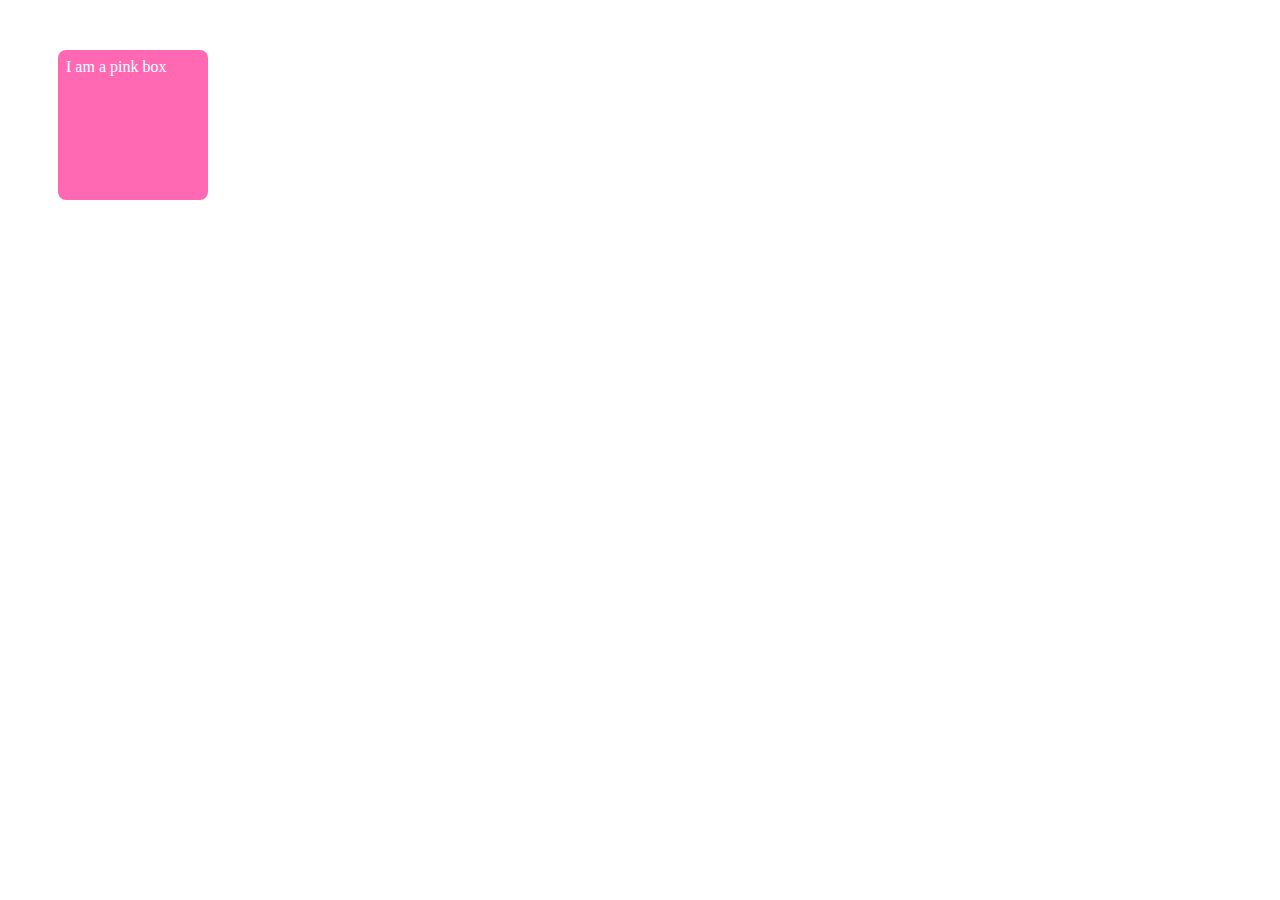
<file: css-basics_pink-box/index.html>
<!DOCTYPE html>
<html lang="en">
  <head>
    <meta charset="utf-8" />
    <meta
      name="viewport"
      content="width=device-width, initial-scale=1, shrink-to-fit=no"
    />
    <title>CSS Basics: Pink Box</title>
    <link rel="stylesheet" href="./css/styles.css" />
  </head>
  <body>
    <div>I am a pink box</div>
  </body>
</html>
</file>
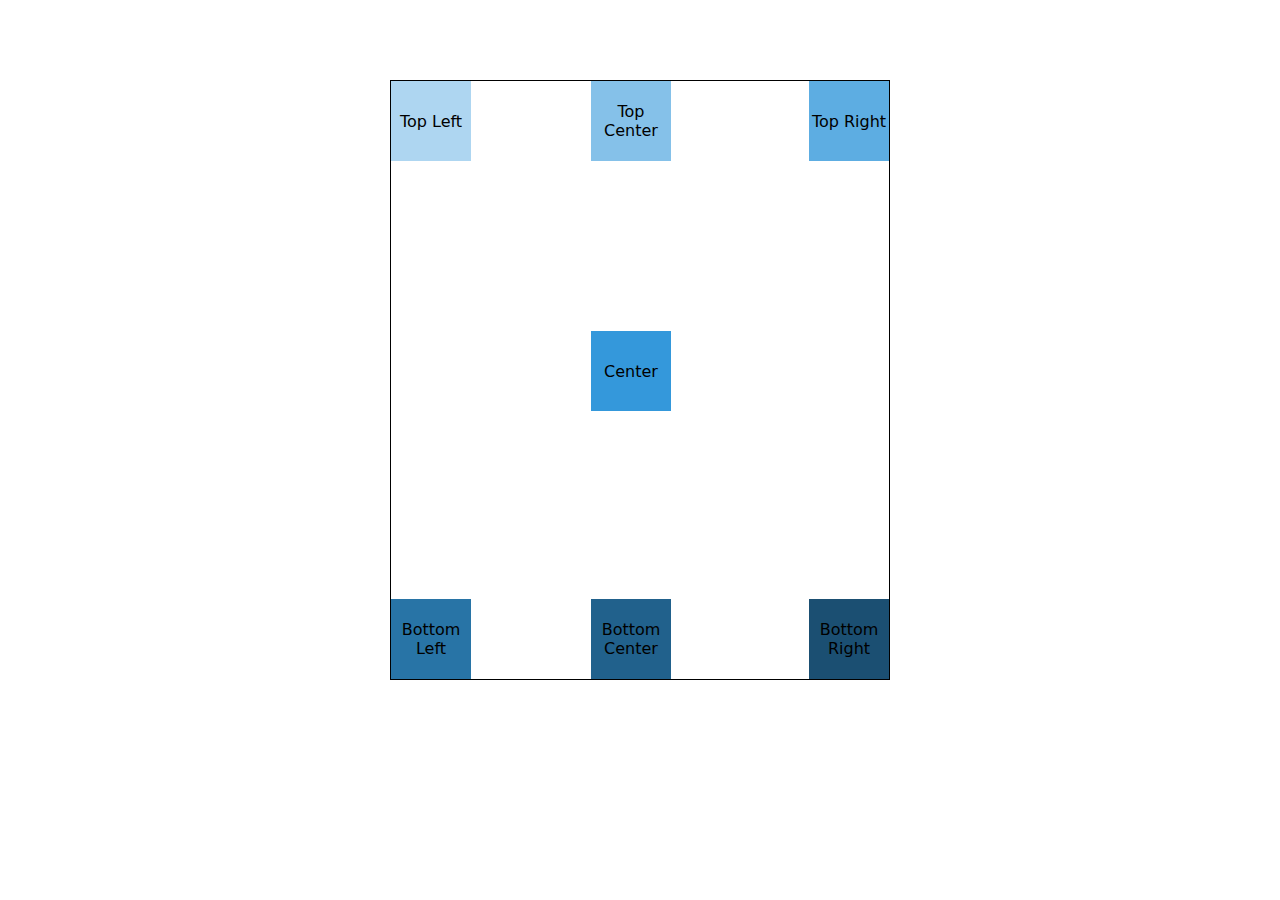
<file: css-positioning_absolute-no-advanced-requirements/index.html>
<!DOCTYPE html>
<html lang="en">
  <head>
    <meta charset="utf-8" />
    <meta
      name="viewport"
      content="width=device-width, initial-scale=1, shrink-to-fit=no"
    />
    <title>HTML & CSS</title>
    <link rel="stylesheet" href="./css/styles.css" />
  </head>
  <body>
    <!-- You do not need to change the HTML code for this exercise! -->
    <main>
      <div class="box box--top-left">Top Left</div>
      <div class="box box--top-center">Top Center</div>
      <div class="box box--top-right">Top Right</div>
      <div class="box box--center">Center</div>
      <div class="box box--bottom-left">Bottom Left</div>
      <div class="box box--bottom-center">Bottom Center</div>
      <div class="box box--bottom-right">Bottom Right</div>
    </main>
  </body>
</html>
</file>
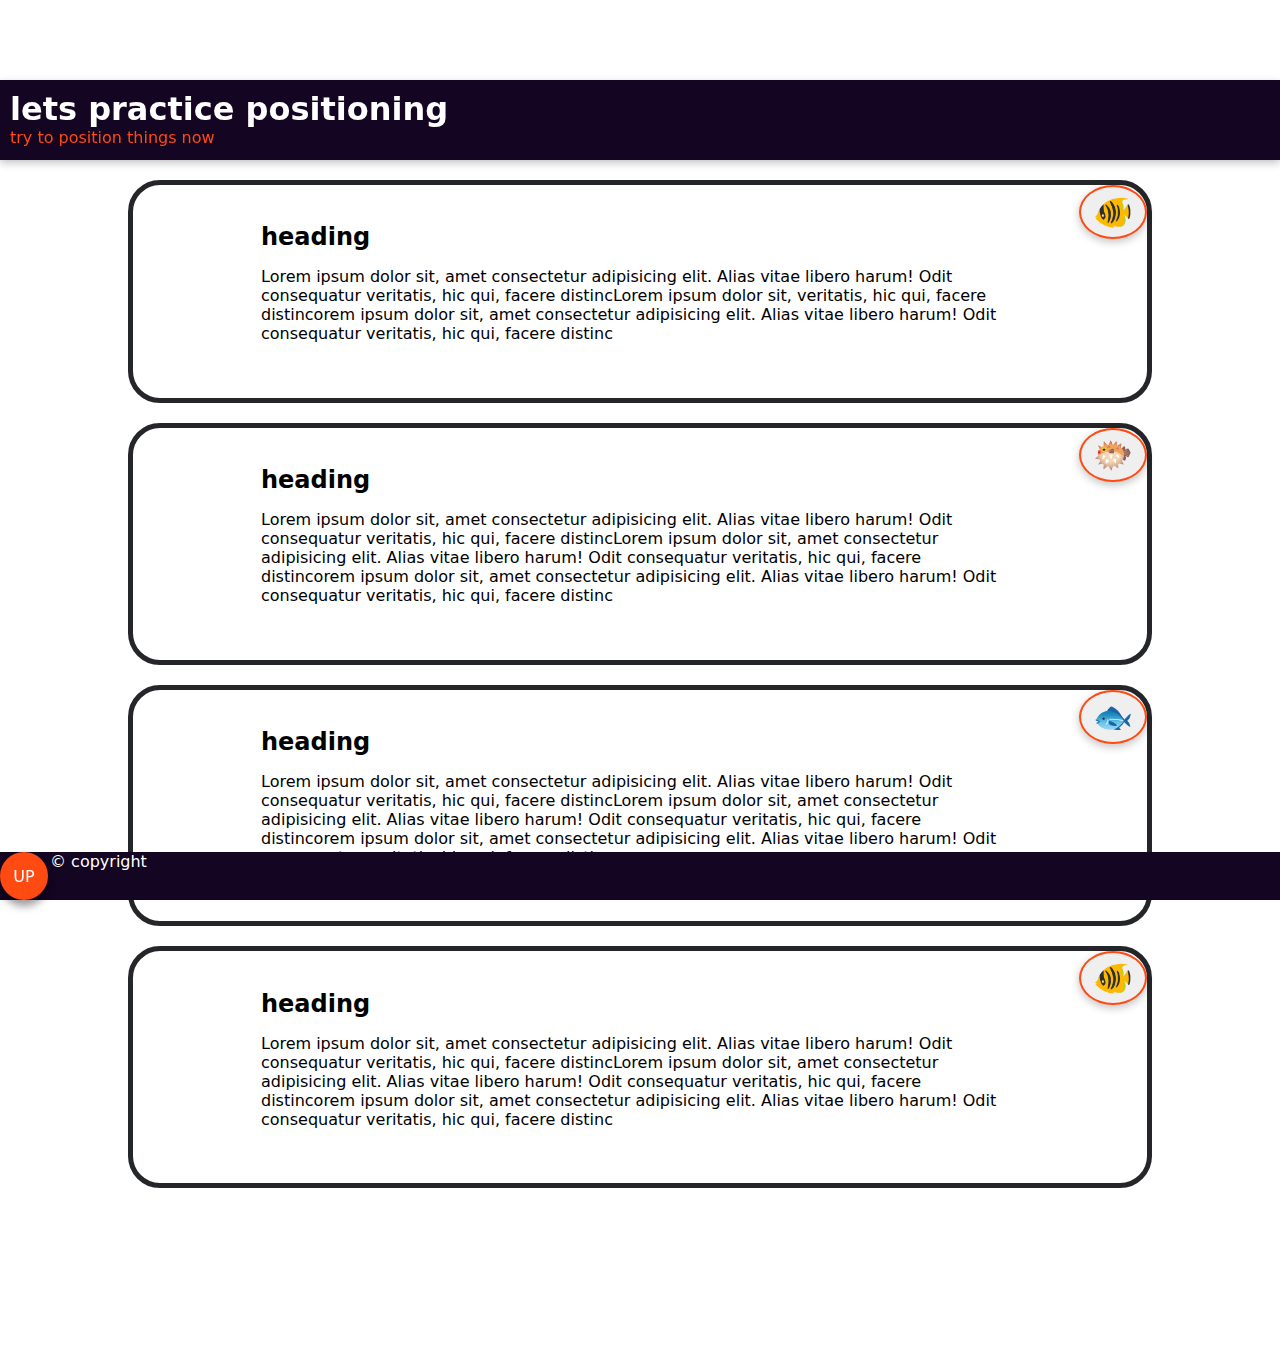
<file: css-positioning_layout-with-position/index.html>
<!DOCTYPE html>
<html lang="en">
  <head>
    <meta charset="utf-8" />
    <meta
      name="viewport"
      content="width=device-width, initial-scale=1, shrink-to-fit=no"
    />
    <title>HTML & CSS</title>
    <link rel="stylesheet" href="./css/styles.css" />
  </head>
  <body>
    <header class="header">
      <h1 class="header__heading">lets practice positioning</h1>
      <span class="header__text">try to position things now</span>
    </header>
    <main>
      <section class="card" id="top">
        <h2 class="card__heading">heading</h2>
        <button class="card__bookmark">🐠</button>
        <p class="card__text">
          Lorem ipsum dolor sit, amet consectetur adipisicing elit. Alias vitae
          libero harum! Odit consequatur veritatis, hic qui, facere distincLorem
          ipsum dolor sit, veritatis, hic qui, facere distincorem ipsum dolor
          sit, amet consectetur adipisicing elit. Alias vitae libero harum! Odit
          consequatur veritatis, hic qui, facere distinc
        </p>
      </section>
      <section class="card">
        <h2 class="card__heading">heading</h2>
        <button class="card__bookmark">🐡</button>
        <p class="card__text">
          Lorem ipsum dolor sit, amet consectetur adipisicing elit. Alias vitae
          libero harum! Odit consequatur veritatis, hic qui, facere distincLorem
          ipsum dolor sit, amet consectetur adipisicing elit. Alias vitae libero
          harum! Odit consequatur veritatis, hic qui, facere distincorem ipsum
          dolor sit, amet consectetur adipisicing elit. Alias vitae libero
          harum! Odit consequatur veritatis, hic qui, facere distinc
        </p>
      </section>
      <section class="card">
        <h2 class="card__heading">heading</h2>
        <button class="card__bookmark">🐟</button>
        <p class="card__text">
          Lorem ipsum dolor sit, amet consectetur adipisicing elit. Alias vitae
          libero harum! Odit consequatur veritatis, hic qui, facere distincLorem
          ipsum dolor sit, amet consectetur adipisicing elit. Alias vitae libero
          harum! Odit consequatur veritatis, hic qui, facere distincorem ipsum
          dolor sit, amet consectetur adipisicing elit. Alias vitae libero
          harum! Odit consequatur veritatis, hic qui, facere distinc
        </p>
      </section>
      <section class="card">
        <h2 class="card__heading">heading</h2>
        <button class="card__bookmark">🐠</button>
        <p class="card__text">
          Lorem ipsum dolor sit, amet consectetur adipisicing elit. Alias vitae
          libero harum! Odit consequatur veritatis, hic qui, facere distincLorem
          ipsum dolor sit, amet consectetur adipisicing elit. Alias vitae libero
          harum! Odit consequatur veritatis, hic qui, facere distincorem ipsum
          dolor sit, amet consectetur adipisicing elit. Alias vitae libero
          harum! Odit consequatur veritatis, hic qui, facere distinc
        </p>
      </section>
      <a href="#top" class="goto-top">UP</a>
    </main>

    <footer class="footer">
      <small class="footer__text">&copy; copyright</small>
    </footer>
  </body>
</html>
</file>
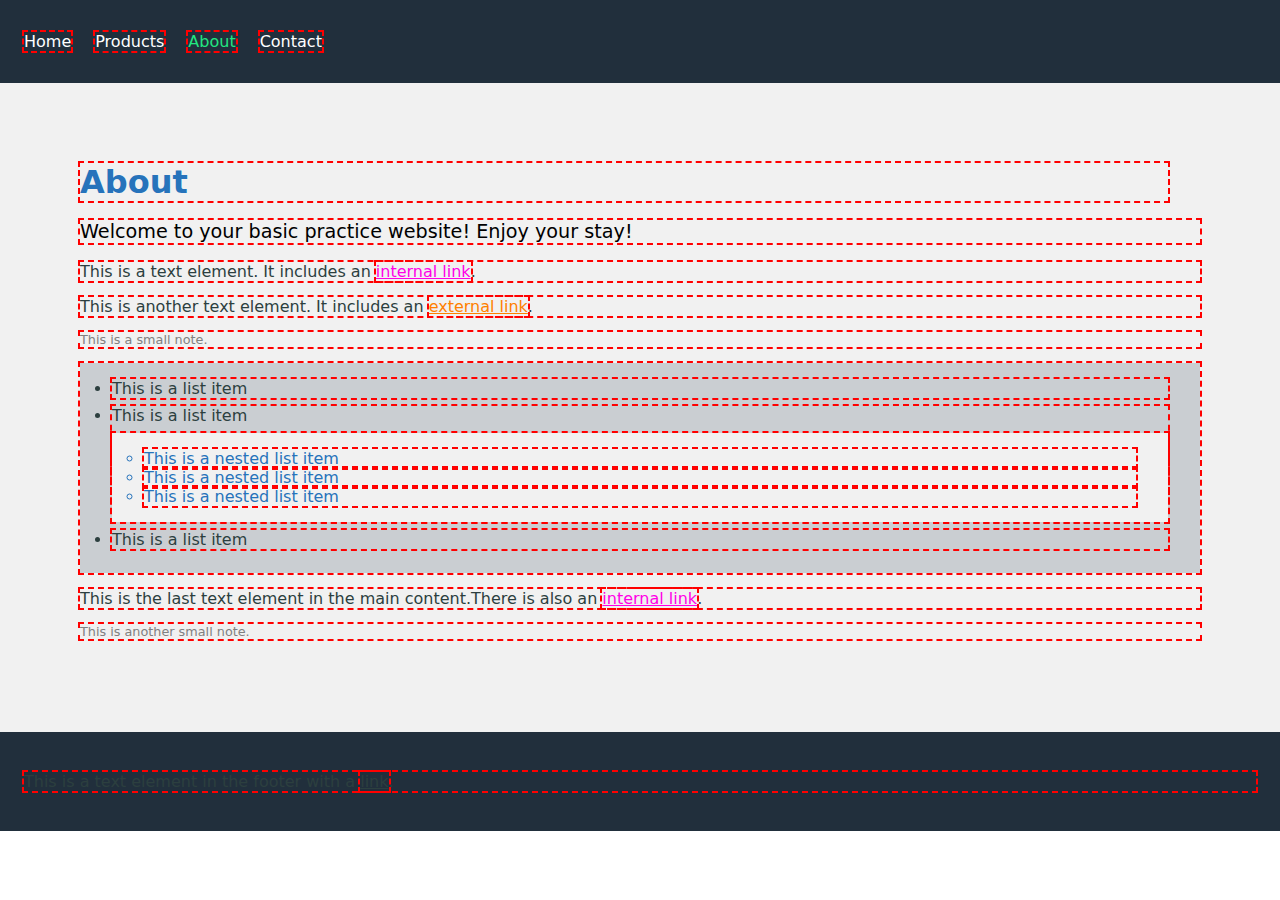
<file: css-structure_selectors-and-cascading/index.html>
<!DOCTYPE html>
<html lang="en">
  <head>
    <meta charset="utf-8" />
    <meta
      name="viewport"
      content="width=device-width, initial-scale=1, shrink-to-fit=no"
    />
    <title>HTML & CSS</title>
    <link rel="stylesheet" href="./css/styles.css" />
  </head>
  <body>
    <header>
      <nav>
        <ul>
          <li><a href="#">Home</a></li>
          <li><a href="#">Products</a></li>
          <li><a href="#" class="current">About</a></li>
          <li><a href="#">Contact</a></li>
        </ul>
      </nav>
    </header>
    <main>
      <section>
        <h1>About</h1>
        <p class="text" id="welcome-text">
          Welcome to your basic practice website! Enjoy your stay!
        </p>
        <p class="text">
          This is a text element. It includes an
          <a href="/">internal link</a>.
        </p>
        <p class="text">
          This is another text element. It includes an
          <a href="https://developer.mozilla.org/de/" target="_blank"
            >external link</a
          >.
        </p>
        <p class="text text-note">This is a small note.</p>

        <ul class="list">
          <li>This is a list item</li>
          <li>
            This is a list item
            <ul class="list">
              <li>This is a nested list item</li>
              <li>This is a nested list item</li>
              <li>This is a nested list item</li>
            </ul>
          </li>
          <li>This is a list item</li>
        </ul>

        <p class="text">
          This is the last text element in the main content.There is also an
          <a href="/">internal link</a>.
        </p>

        <p class="text text-note">This is another small note.</p>
      </section>
    </main>
    <footer>
      <p class="text">
        This is a text element in the footer with a <a href="/">link</a>.
      </p>
    </footer>
  </body>
</html>
</file>
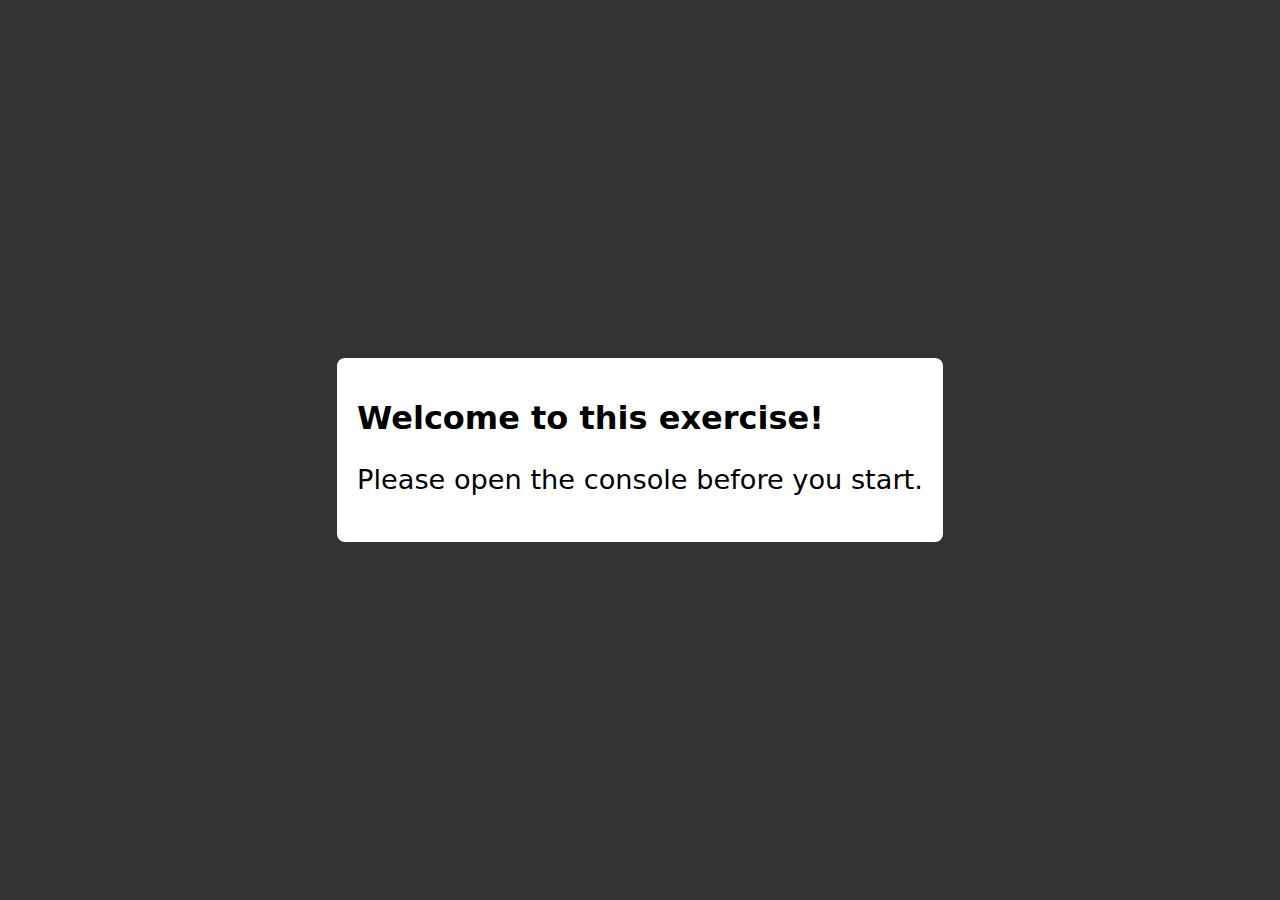
<file: js-basics_console-methods/index.html>
<!DOCTYPE html>
<html lang="en">
  <head>
    <meta charset="utf-8" />
    <meta
      name="viewport"
      content="width=device-width, initial-scale=1, shrink-to-fit=no"
    />
    <title>Console Methods</title>
    <link rel="stylesheet" href="./css/styles.css" />
    <script src="./js/index.js" defer></script>
  </head>
  <body>
    <header>
      <h1>Welcome to this exercise!</h1>
      <p>Please open the console before you start.</p>
    </header>
  </body>
</html>
</file>
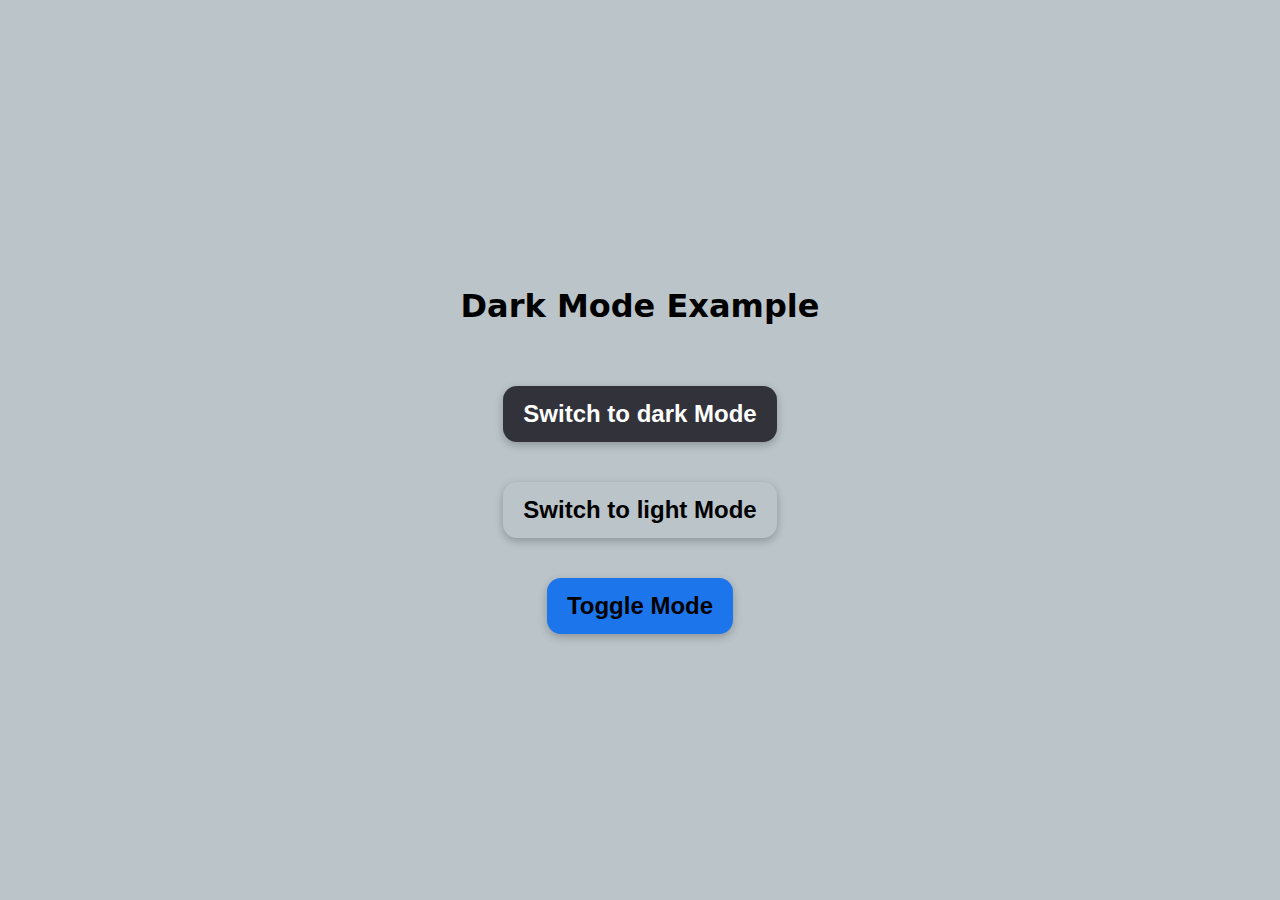
<file: js-basics_dark-mode-1/index.html>
<!DOCTYPE html>
<html lang="en">
  <head>
    <meta charset="utf-8" />
    <meta
      name="viewport"
      content="width=device-width, initial-scale=1, shrink-to-fit=no"
    />
    <title>HTML & CSS & JS</title>
    <link rel="stylesheet" href="./css/styles.css" />
  </head>
  <body data-js="body">
    <h1>Dark Mode Example</h1>
    <button class="button button--dark" data-js="dark-mode-button">
      Switch to dark Mode
    </button>
    <button class="button button--light" data-js="light-mode-button">
      Switch to light Mode
    </button>
    <button class="button button--toggle" data-js="toggle-button">
      Toggle Mode
    </button>
  </body>
  <script src="./js/index.js"></script>
</html>
</file>
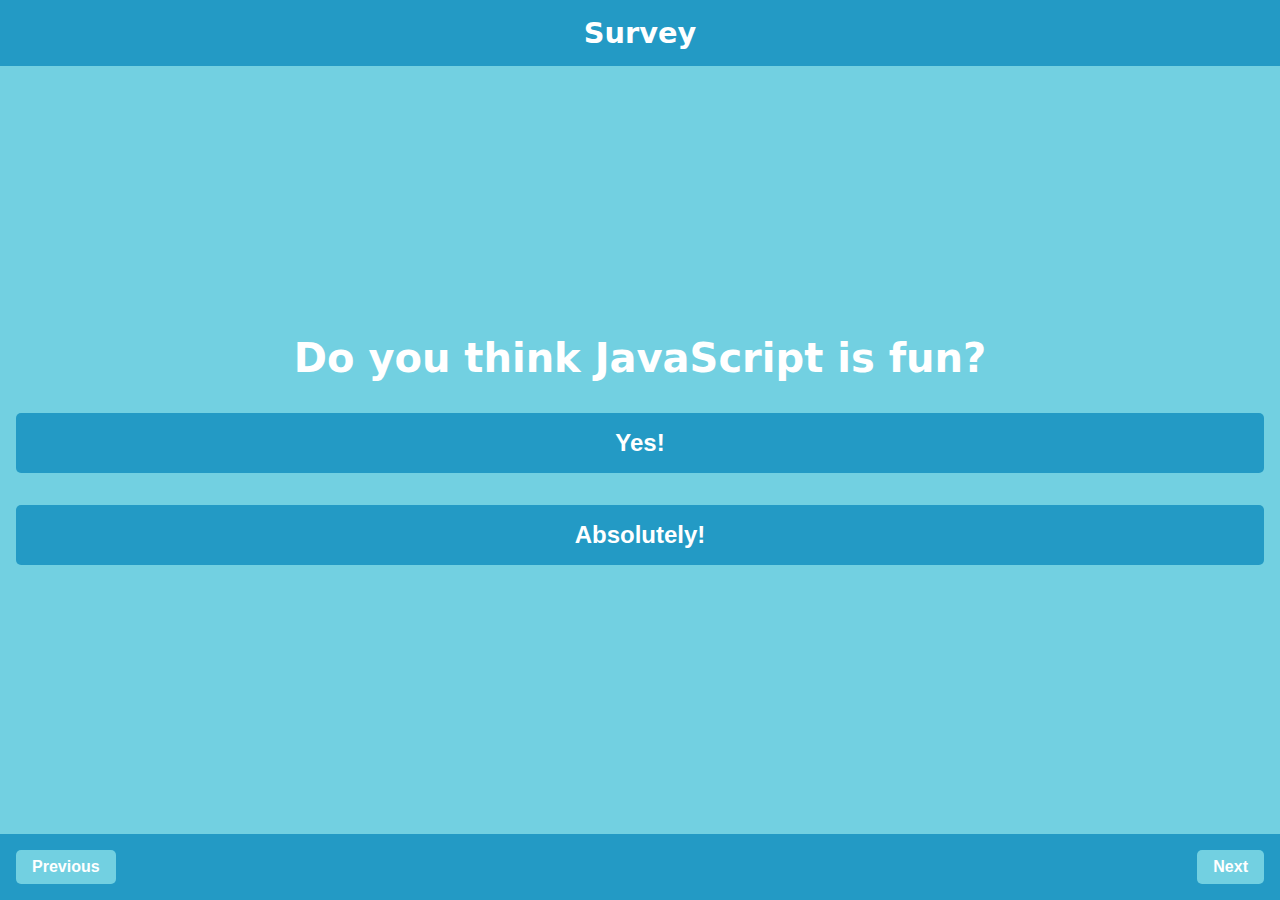
<file: js-basics_survey-error-fixing/index.html>
<!DOCTYPE html>
<html lang="en">
  <head>
    <meta charset="utf-8" />
    <meta
      name="viewport"
      content="width=device-width, initial-scale=1, shrink-to-fit=no"
    />
    <title>Survey Error Fixing</title>
    <link rel="stylesheet" href="./css/styles.css" />
    <script src="./js/index.js" defer></script>
  </head>
  <body>
    <main class="app">
      <h1 class="header">Survey</h1>
      <section class="content">
        <h2 class="question">Do you think JavaScript is fun?</h2>
        <button type="button" class="choice-button" data-js="choice-button-1">
          Yes!
        </button>
        <button type="button" class="choice-button" data-js="choice-button-2">
          Absolutely!
        </button>
      </section>
      <div class="steps">
        <button type="button" class="steps-button" data-js="prev-button">
          Previous
        </button>
        <button
          type="button"
          class="steps-button"
          data-js="next-button"
          id="next"
        >
          Next
        </button>
      </div>
    </main>
  </body>
</html>
</file>
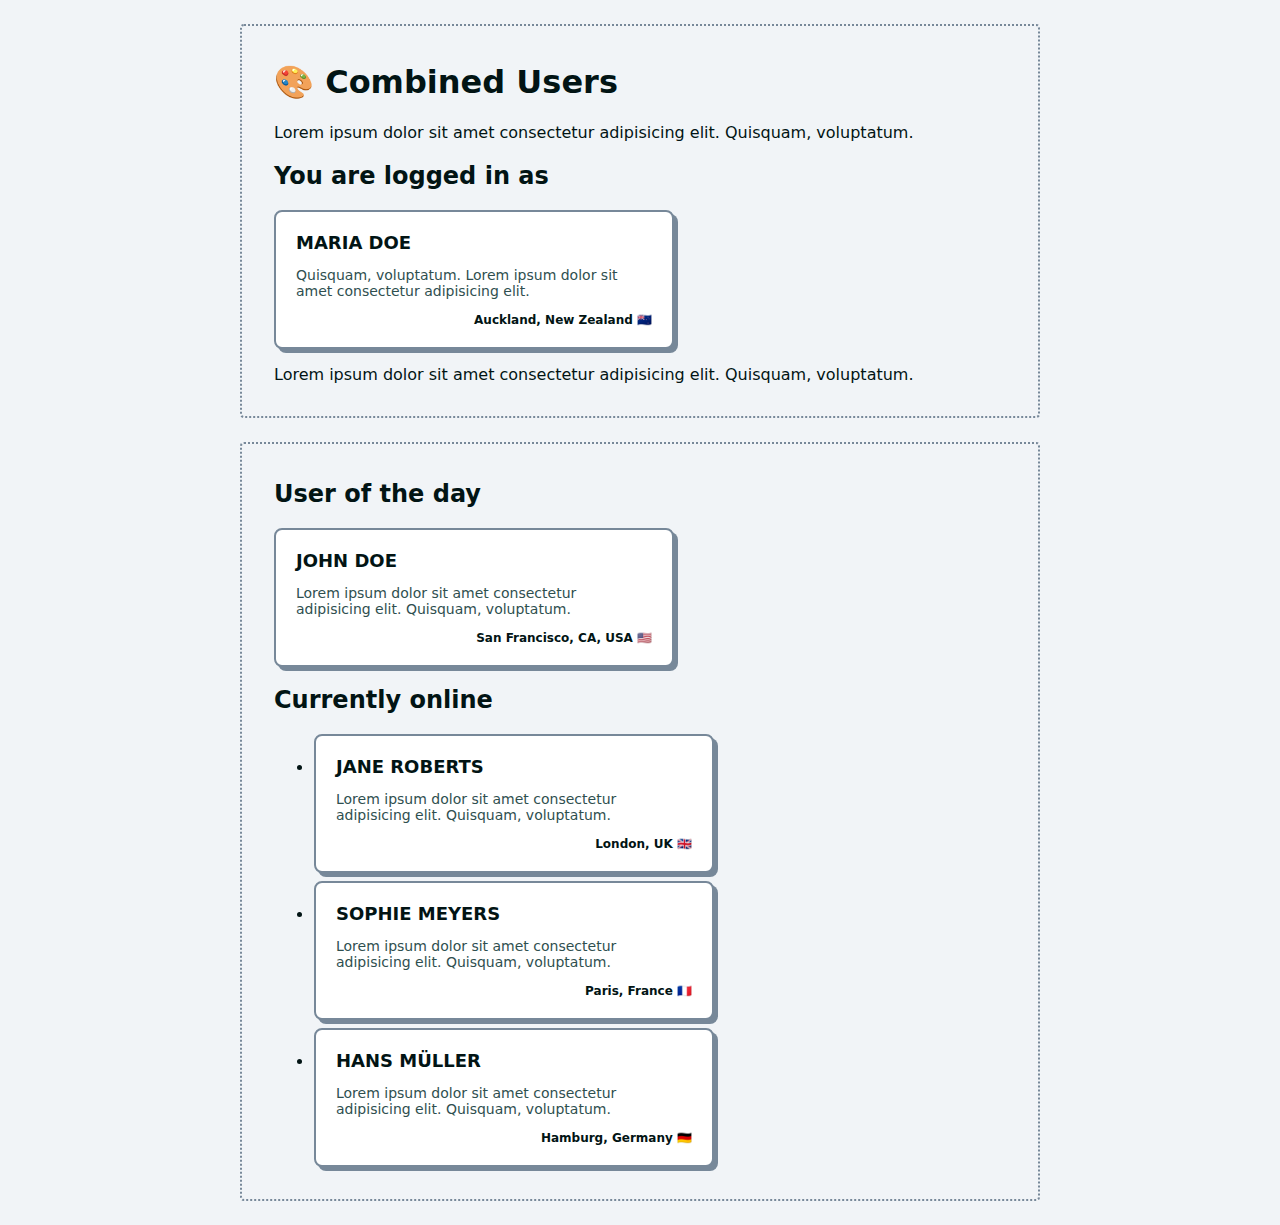
<file: css-basics_pink-box/css-basics_combined-users/index.html>
<!DOCTYPE html>
<!-- add class="debug" to the html element to show helper texts -->
<html lang="en" class="">
  <head>
    <meta charset="utf-8" />
    <meta
      name="viewport"
      content="width=device-width, initial-scale=1, shrink-to-fit=no"
    />
    <title>CSS Basics: Combined Users</title>
    <link rel="stylesheet" href="./css/styles.css" />
    <link rel="stylesheet" href="./css/debug.css" />
  </head>
  <body>
    <main>
      <h1>🎨 Combined Users</h1>
      <p>
        Lorem ipsum dolor sit amet consectetur adipisicing elit. Quisquam,
        voluptatum.
      </p>
      <h2>You are logged in as</h2>
      <article class="user">
        <h2 class="name">Maria Doe</h2>
        <p class="bio">
          Quisquam, voluptatum. Lorem ipsum dolor sit amet consectetur
          adipisicing elit.
        </p>
        <p class="location">Auckland, New Zealand 🇳🇿</p>
      </article>
      <p>
        Lorem ipsum dolor sit amet consectetur adipisicing elit. Quisquam,
        voluptatum.
      </p>
    </main>
    <aside>
      <h2>User of the day</h2>
      <article class="user">
        <h2 class="name">John Doe</h2>
        <p class="bio">
          Lorem ipsum dolor sit amet consectetur adipisicing elit. Quisquam,
          voluptatum.
        </p>
        <p class="location">San Francisco, CA, USA 🇺🇸</p>
      </article>
      <h2>Currently online</h2>
      <ul>
        <li>
          <article class="user">
            <h2 class="name">Jane Roberts</h2>
            <p class="bio">
              Lorem ipsum dolor sit amet consectetur adipisicing elit. Quisquam,
              voluptatum.
            </p>
            <p class="location">London, UK 🇬🇧</p>
          </article>
        </li>
        <li>
          <article class="user">
            <h2 class="name">Sophie Meyers</h2>
            <p class="bio">
              Lorem ipsum dolor sit amet consectetur adipisicing elit. Quisquam,
              voluptatum.
            </p>
            <p class="location">Paris, France 🇫🇷</p>
          </article>
        </li>
        <li>
          <article class="user">
            <h2 class="name">Hans Müller</h2>
            <p class="bio">
              Lorem ipsum dolor sit amet consectetur adipisicing elit. Quisquam,
              voluptatum.
            </p>
            <p class="location">Hamburg, Germany 🇩🇪</p>
          </article>
        </li>
      </ul>
    </aside>
  </body>
</html>
</file>
<file: css-basics_pink-box/css/styles.css>
*,
*::before,
*::after {
  box-sizing: border-box;
}

body {
  font-family: system-ui;
}

/* put a selector here to select div elements (see index.html) */
div {
  font-family: cursive;
  padding: 8px;
}

/* set the height and the width of the box to 150px */
div {
  height: 150px;
  width: 150px;
}

/* make the background color "hotpink" */
div {
  background-color: hotpink;
}

/* make the text color "white" */
div {
  color: white;
}

/* can you give the box round edges with an radius of 8px? */
div {
  border-radius: 8px;
}

/* ✨ feel free to experiment! */
div {
  margin: 50px;
}
</file>
<file: css-positioning_absolute-no-advanced-requirements/css/styles.css>
*,
*::before,
*::after {
  box-sizing: border-box;
}

body {
  margin: 0;
  font-family: system-ui;
}

main {
  width: 500px;
  height: 600px;
  border: 1px solid black;
  margin: 5em auto;
  position: relative;
}

.box {
  display: flex;
  align-items: center;
  justify-content: center;
  height: 80px;
  width: 80px;
  text-align: center;
}

/**
 * Look at the selectors defined below.
 * Position each element, so that the placement matches the name of the selector.
 * Adjust the rule-sets for each selector to satisfy the name.
 *
 * @example
 * .box--top-left -> This element should be be placed in the top, left corner.
 */

.box--top-left {
  background-color: #aed6f1;
  position: absolute;
  top: 0;
  left: 0;
}

.box--top-center {
  background-color: #85c1e9;
  position: absolute;
  top: 0px;
  left: 200px;
}

.box--top-right {
  background-color: #5dade2;
  position: absolute;
  top: 0;
  right: 0;
}

.box--center {
  background-color: #3498db;
  position: absolute;
  top: 250px;
  left: 200px;
}

.box--bottom-left {
  background-color: #2874a6;
  position: absolute;
  bottom: 0;
  left: 0;
}

.box--bottom-center {
  background-color: #21618c;
  position: absolute;
  bottom: 0px;
  left: 200px;
}

.box--bottom-right {
  background-color: #1b4f72;
  position: absolute;
  bottom: 0;
  right: 0;
}
</file>
<file: css-positioning_layout-with-position/css/styles.css>
*,
*::before,
*::after {
  box-sizing: border-box;
}

body {
  display: flex;
  flex-direction: column;
  margin: 80px 0 45px 0;
  font-family: system-ui;
}

/**
 *
 * Place the header at the top of the viewport and make sure, that it remains there when the
 * document is scrolled.
 */
.header {
  background: #140523;
  color: #ffffff;
  height: 80px;
  box-shadow: rgba(0, 0, 0, 0.24) 0 3px 8px;
  padding: 10px;
  position: sticky;
  top: 0;
  z-index: 1;
}

.header__text {
  color: #ff4a11;
}

.header__heading {
  margin: 0;
}

/**
 *
 * Place the footer at the bottom of the viewport and make sure, that it remains there when the
 * document is scrolled.
 */
.footer {
  background: #140523;
  color: #ffffff;
  height: 48px;
  position: sticky;
  bottom: 0;
}

/**
 *
 * Define the card as reference frame for descendant elements, that require absolute positioning.
 */
.card {
  margin: 20px 10%;
  border: 5px solid #252629;
  padding: 3% 10%;
  scroll-margin-top: 100px;
  border-radius: 2rem;
  position: relative;
}

.card__heading {
  margin: 0 0 10px 0;
}

/**
 * Place the bookmark in the top, right corner of each card.
 */
.card__bookmark {
  border: 2px solid #ff4a11;
  font-size: 2em;
  padding: 6px 12px;
  border-radius: 50%;
  box-shadow: rgba(0, 0, 0, 0.24) 0 3px 8px;
  position: absolute;
  top: 0;
  right: 0;
}

/**
 * The go-to-top button should cover all other elements, so that it is always visible, and
 * unaffected when the document is scrolled.
 */
.goto-top {
  width: 48px;
  height: 48px;
  padding: 8px;
  border-radius: 50%;
  background: #ff4a11;
  color: white;
  box-shadow: 0 6px 8px rgba(0, 0, 0, 0.4);
  text-decoration: none;
  flex-shrink: 0;
  display: flex;
  align-items: center;
  justify-content: center;
  position: sticky;
  bottom: 0;
  left: 0;
  z-index: 2;
}

.footer__text {
  margin-left: 50px;
  font-size: 16px;
}
</file>
<file: css-structure_selectors-and-cascading/css/styles.css>
/* -------------------------------------------------------- */
/* Please don't edit this code. */
/* Scroll down to the exercise. */
/* -------------------------------------------------------- */
*,
*::before,
*::after {
  box-sizing: border-box;
}

body {
  margin: 0;
  font-family: system-ui;
}

main {
  background-color: #f1f1f1;
}

section {
  margin: auto;
  padding: 5rem;
  margin: 0;
}

article {
  padding: 1rem;
}

header,
footer {
  background-color: #212f3c;
  padding: 1.5rem;
}

nav ul {
  display: flex;
  list-style-type: none;
  margin: 0;
  padding: 0;
}

nav li {
  padding: 0.5rem 1.5rem 0.5rem 0;
}

/* -------------------------------------------------------- */
/* The exercise starts here. */
/* -------------------------------------------------------- */

/* 1. These styles should apply to the headline */
h1 {
  outline: 2px dashed red;
  font-size: 2rem;
  margin: 0 2rem 0 0;
  color: #2673bb;
}

/* 2. These styles should apply to all links */
a {
  outline: 2px dashed red;
  color: #ff00e6;
}

/* 3. These styles should apply to all external links (you can use the attribute selector) */
a[target="_blank"] {
  outline: 2px dashed red;
  color: #ff8000;
}

/* 4. These styles should apply to all links in the main navigation */
nav a {
  outline: 2px dashed red;
  color: #ffffff;
  text-decoration: none;
}

/* 5. These styles should apply to the main navigation link corresponding to the current page */
nav a.current {
  outline: 2px dashed red;
  color: #22e781;
}

/* 6. These styles should apply to all links in the footer */
footer a {
  outline: 2px dashed red;
  color: inherit;
}

/* 7. These styles should apply to all paragraphs and all lists (please use a class selector) */
.text,
.list {
  outline: 2px dashed red;
  color: #2c3f3f;
}

/* 8. These styles should apply to all "notes" */
.text-note {
  outline: 2px dashed red;
  font-size: 0.8em;
  color: #808080;
}

/* 9. These styles should apply to the welcome text */
#welcome-text {
  outline: 2px dashed red;
  font-size: 1.2rem;
  color: #000000;
}

/* 10. These styles should apply to the paragraph in the footer */
footer p {
  outline: 2px dashed red;
  color: #ffffff;
}

/* 11. These styles should apply to all lists in the main content */
main .list {
  outline: 2px dashed red;
  padding: 1rem 2rem;
  background: #caced2;
}

/* 12. These styles should apply to all list items */
.list li {
  outline: 2px dashed red;
  margin: 0 0 0.5rem 0;
}

/* 13. These styles should apply to all nested lists */
.list li .list {
  outline: 2px dashed red;
  margin: 0.5rem 0 0 0;
  background-color: #f1f1f1;
}

/* 14. These styles should apply to all list items in nested lists */
.list li .list li {
  outline: 2px dashed red;
  margin: 0;
  color: #2673bb;
}
</file>
<file: js-basics_console-methods/css/styles.css>
*,
*::before,
*::after {
  box-sizing: border-box;
}

body {
  margin: 0;
  font-family: system-ui;
  display: flex;
  justify-content: center;
  align-items: center;
  height: 100vh;
  background-color: #333;
}

header {
  padding: 20px;
  background-color: white;
  border-radius: 8px;
}

h1 {
  font-size: 2rem;
}

p {
  font-size: 1.7rem;
}
</file>
<file: js-basics_dark-mode-1/css/styles.css>
*,
*::before,
*::after {
  box-sizing: border-box;
}

body {
  margin: 0;
  font-family: system-ui;
  display: flex;
  min-height: 100vh;
  flex-direction: column;
  align-items: center;
  justify-content: center;
  gap: 40px;
  background-color: #bac4c9;
  transition: 0.4s ease;
}

body.dark {
  background-color: rgb(50, 51, 58);
  color: white;
}

.button {
  padding: 14px 20px;
  border: none;
  border-radius: 14px;
  font-weight: bold;
  font-size: 24px;
  box-shadow: rgba(0, 0, 0, 0.24) 0px 3px 8px;
}

.button:hover {
  background-color: rgb(92, 159, 247);
}

.button--light {
  background-color: #bac4c9;
  color: black;
}

.button--dark {
  background-color: rgb(50, 51, 58);
  color: white;
}

.button--toggle {
  background-color: rgb(28, 117, 235);
  color: black;
}
</file>
<file: js-basics_survey-error-fixing/css/styles.css>
*,
*::before,
*::after {
  box-sizing: border-box;
  margin: 0;
  padding: 0;
}

body {
  font-family: system-ui;
}

.app {
  height: 100vh;
  display: flex;
  flex-direction: column;
  justify-content: space-between;
  background-color: rgb(114, 208, 225);
  color: white;
}

.header {
  background-color: rgb(35, 154, 197);
  padding: 1rem;
  text-align: center;
  font-size: 1.8rem;
}

.content {
  display: flex;
  flex-direction: column;
  padding: 1rem;
  gap: 2rem;
}

.question {
  text-align: center;
  font-size: 2.5rem;
}

.choice-button {
  padding: 1rem;
  border: none;
  border-radius: 5px;
  background-color: rgb(35, 154, 197);
  font-weight: bold;
  text-align: center;
  font-size: 1.5rem;
  color: white;
}

.active-choice {
  background-color: rgb(72, 181, 33);
}

.steps {
  background-color: rgb(35, 154, 197);
  padding: 1rem;
  display: flex;
  justify-content: space-between;
}

.steps-button {
  padding: 0.5rem 1rem;
  border: none;
  border-radius: 5px;
  background-color: rgb(114, 208, 225);
  font-weight: bold;
  text-align: center;
  font-size: 1rem;
  color: white;
}
</file>
<file: css-basics_pink-box/css-basics_combined-users/css/styles.css>
/*
  Scroll down to the bottom of the file
  to see the instructions for this exercise.
   ⬇
*/

*,
*::before,
*::after {
  box-sizing: border-box;
}

body {
  font-family: system-ui;
  background-color: #f1f4f7;
  padding: 0 48px;
  color: #021414;
}

main,
aside {
  max-width: 800px;
  margin: 24px auto;
  padding: 16px 32px;
  border: 2px dotted lightslategray;
  border-radius: 4px;
  position: relative;
}

ul {
  width: max-content;
}

li {
  margin: 8px 0;
}

.user {
  position: relative;
  border: 2px solid lightslategray;
  border-radius: 8px;
  box-shadow: 4px 4px 0 lightslategray;
  padding: 20px;
  max-width: 400px;
  margin: 0;
  background-color: white;
}

.name {
  font-size: 18px;
  text-transform: uppercase;
  margin: 0;
}

.bio {
  font-size: 14px;
  color: darkslategray;
}

.location {
  font-size: 12px;
  font-weight: 600;
  text-align: end;
  margin: 0;
}

/*
  Part 1

  Make .user elements inside the aside smaller:
    - reduce the max-width to 250px
    - reduce the padding to 12px
    - reduce the border-radius to 4px
    - reduce the font-size of the .name to 16px
    - reduce the font-size of the .bio to 12px
    - set the margin of the .bio to "6px 0"
    - reduce the font-size of the .location to 10px
  

  Make sure to not change the styles of the .user element anywhere else.
  
  To facilitate layout debugging, apply the 'debug' class to the <html> element. 
  This triggers visual helper styles from 'debug.css' that outline structural elements
  like <body>, <main>, <aside>, <ul>, and .user with labeled overlays for easy identification.
*/

/*
  Part 2

  For all .user elements inside an unordered list:
    - hide the .bio
    - align the .location to the left and set it's color to darkslategray

  Make sure to not change the styles of the .user element anywhere else.

  💡 You can use the display property to hide elements.
*/
</file>
<file: css-basics_pink-box/css-basics_combined-users/css/debug.css>
/*
  ⚠️ This file is for debugging purposes only.
  You do not have to understand or edit the code in this file. 🥳
*/

.debug :is(body, main, aside, ul, .user)::before {
  content: var(--debug-content);
  position: absolute;
  top: 2px;
  left: 2px;
  padding: 4px;
  background-color: #ff4a11;
  border-radius: 4px;
  font-size: 8px;
  color: white;
}

.debug :is(body, main, aside, ul, .user) {
  position: relative;
}

body {
  --debug-content: "body";
}

main {
  --debug-content: "main";
}

aside {
  --debug-content: "aside";
}

ul {
  --debug-content: "ul";
}

.user {
  --debug-content: ".user";
}
</file>
